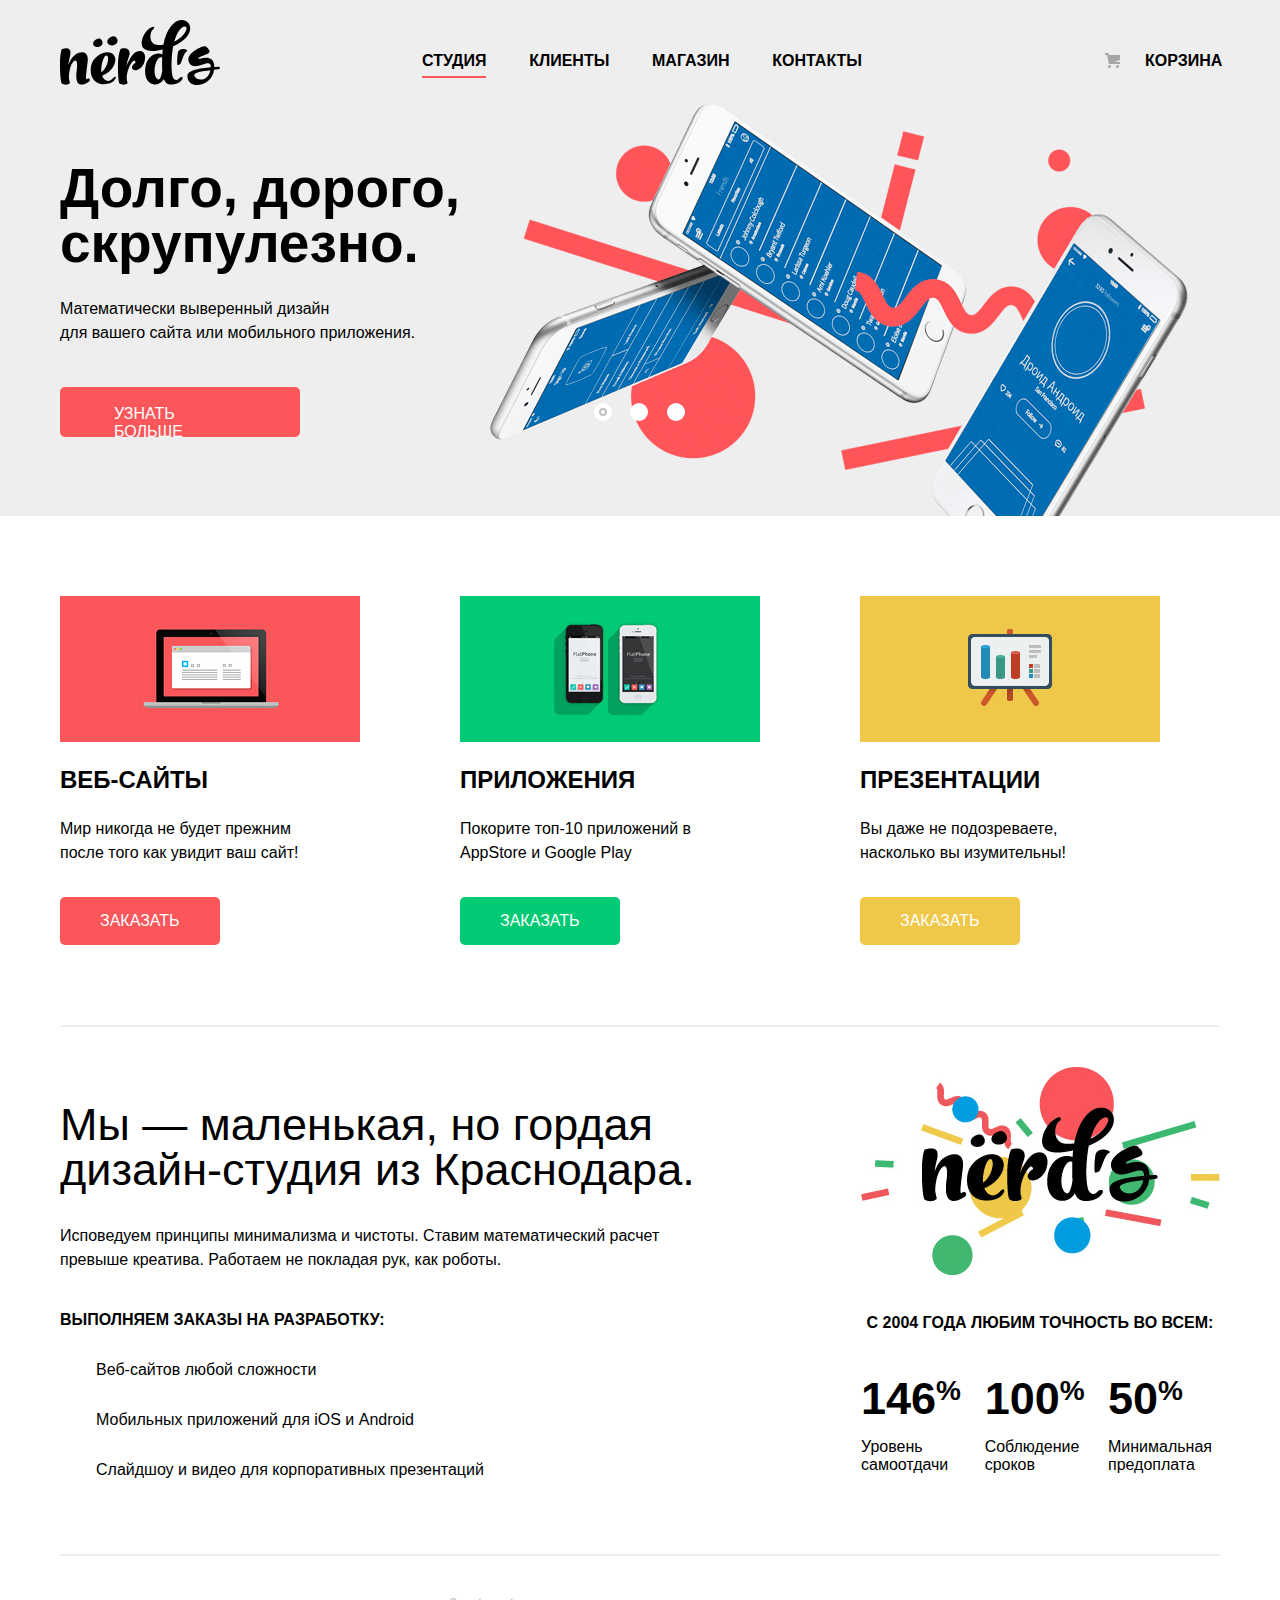
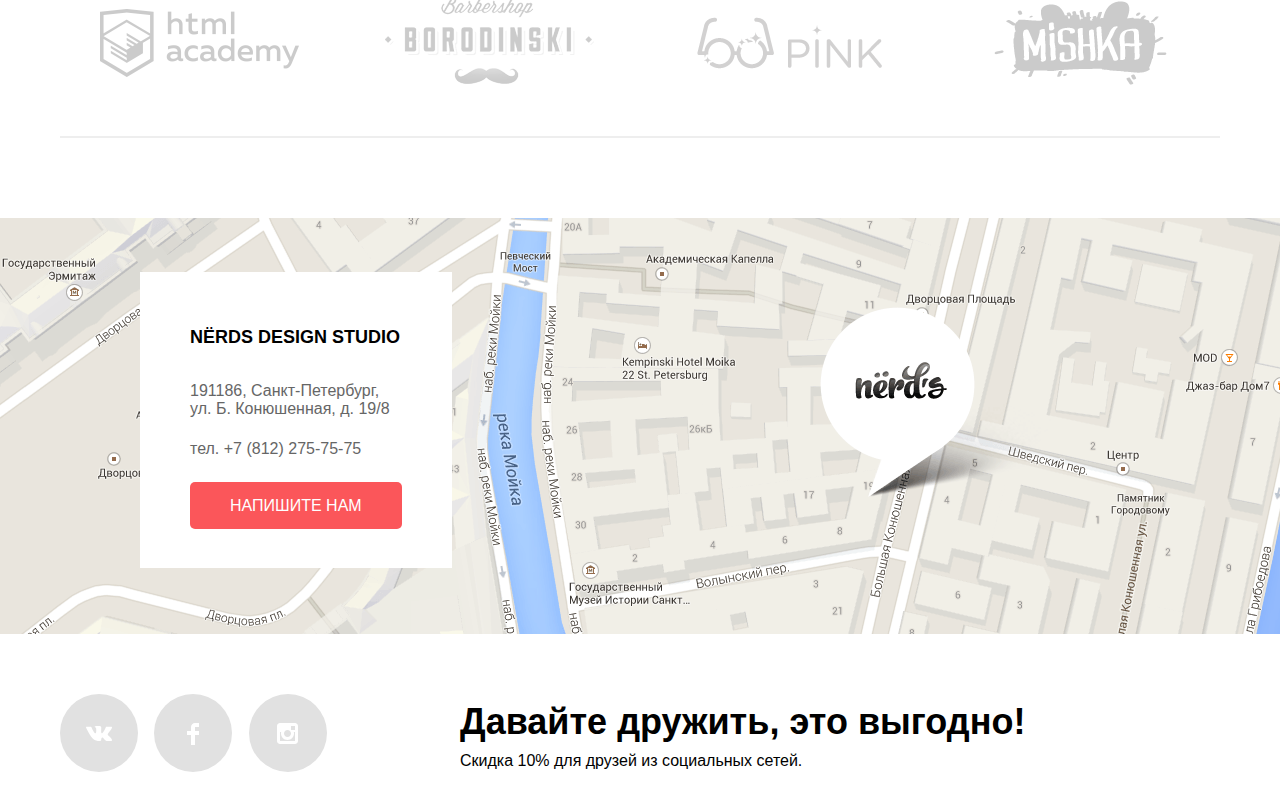
<file: index.html>
<!DOCTYPE html>
<html lang="en" dir="ltr">
  <head>
    <meta charset="utf-8">
    <title>NЁRDS DESIGN STUDIO</title>
    <link href="css/style.css" rel="stylesheet">
    <link href="css/normalize.css" rel="stylesheet">
    <link href="https://fonts.googleapis.com/css?family=Roboto:400,500,700&display=swap" rel="stylesheet">
  </head>
  <body>

    <header class="main-header">
      <div class="container">
        <nav class="site-navigation">
          <a class="main-logo">
            <img src="img/nerds-logo.svg" width="160px" height="65px" title="Nerds design studio">
          </a>
          <ul class="main-navigation">
            <li class="navigation-item navigation-current"><a>Студия</a></li>
            <li class="navigation-item"><a href="#">Клиенты</a></li>
            <li class="navigation-item"><a href="catalog.html">Магазин</a></li>
            <li class="navigation-item"><a href="#">Контакты</a></li>
          </ul>
          <ul class="user-navigation">
            <li class="user-item"><a href="#">Корзина</a></li>
          </ul>
        </nav>

      <section class="slider">
        <ul class="slider-list">
          <li class="slider-item">
            <div class="slider-item-left">
              <b>Долго, дорого, скрупулезно.</b>
              <p>Математически выверенный дизайн<br> для вашего сайта или мобильного приложения.</p>
              <a class="button button-red">Узнать больше</a>
            </div>
            <div class="slider-item-right">
              <div class="container-buttons">
                <button class="button-round"><div class="circle"></div></button>
                <button class="button-round"></button>
                <button class="button-round"></button>
              </div>
            </div>
          </li>
          <li class="slider-item">
            <div class="slider-item-left">
              <b>Любим математику как никто другой</b>
              <p>Никакого креатива, только математические формулы для расчета идеальных пропорций.</p>
              <a class="button button-red">Узнать больше</a>
            </div>
            <div class="slider-item-right">
              <button class="button-round"></button>
              <button class="button-round"><div class="circle"></div></button>
              <button class="button-round"></button>
            </div>
          </li>
          <li class="slider-item">
            <div class="slider-item-left">
              <b>Только ночь, только хардкор</b>
              <p>Работать днем, как все? Мы против этого. Ближе к полуночи работа только начинается.</p>
              <a class="button button-red">Узнать больше</a>
            </div>
            <div class="slider-item-right">
              <button class="button-round"></button>
              <button class="button-round"></button>
              <button class="button-round"><div class="circle"></div></button>
            </div>
          </li>
        </ul>
      </section>
    </div>
  </header>

  <main class="container">
    <h1 class="visually-hidden">Магазин готовых шаблонов</h1>
      <section class="service">
        <h2 class="visually-hidden">Наши сервисы</h2>
        <ul class="service-list">
          <li class="service-item">
            <p class="service-image"><img src="img/illustration-1.jpg" width="300px" height="146px"
              alt="Веб-сайты"></p>
            <h3 class="service-name">Веб-сайты</h3>
            <p class="service-description">Мир никогда не будет прежним после того как увидит ваш сайт!</p>
            <a class="button button-red">Заказать</a>
          </li>
          <li class="service-item">
            <p class="service-image"><img src="img/illustration-2.jpg" width="300px" height="146px"
              alt="Приложения"></p>
            <h3 class="service-name">Приложения</h3>
            <p class="service-description">Покорите топ-10 приложений в AppStore и Google Play</p>
            <a class="button button-green">Заказать</a>
          </li>
          <li class="service-item">
            <p class="service-image"><img src="img/illustration-3.jpg" width="300px" height="146px"
              alt="Презентации"></p>
            <h3 class="service-name">Презентации</h3>
            <p class="service-description">Вы даже не подозреваете, насколько вы изумительны!</p>
            <a class="button button-yellow">Заказать</a>
          </li>
        </ul>
      </section>

      <section class="about-us">
        <h2 class="visually-hidden">Про нас</h2>
        <div class="about-left-side">
          <p class="about-bold">Мы — маленькая, но гордая дизайн-студия из Краснодара.</p>
          <p class="about-description">Исповедуем принципы минимализма и чистоты. Ставим математический расчет
            превыше креатива. Работаем не покладая рук, как роботы.</p>
          <h3 class="about-services">Выполняем заказы на разработку:</h3>
          <ul class="about-list">
            <li>Веб-сайтов любой сложности</li>
            <li>Мобильных приложений для iOS и Android</li>
            <li>Слайдшоу и видео для корпоративных презентаций</li>
          </ul>
        </div>
        <div class="about-right-side">
          <p><img src="img/nerds-illustration.jpg" width="360px" height="208px" alt="NЁRDS DESIGN STUDIO"></p>
          <table class="about-table">
            <caption>с 2004 года Любим точность во всем:</caption>
            <tr>
              <td class="about-percent"><span>146</span><sup>%</sup></td>
              <td class="about-percent"><span>100</span><sup>%</sup></td>
              <td class="about-percent"><span>50</span><sup>%</sup></td>
            </tr>
            <tr>
              <td class="about-features">Уровень самоотдачи</td>
              <td class="about-features">Соблюдение сроков</td>
              <td class="about-features">Минимальная предоплата</td>
            </tr>
          </table>
        </div>
      </section>

      <section class="partners">
        <h2 class="visually-hidden">Наши партнеры</h2>
        <ul class="partners-list">
          <li class="partners-item">
            <span class="visually-hidden">html-academy</span>
            <a><img src="img/logo-1.png" alt="html-academy"></a>
          </li>
          <li class="partners-item">
            <span class="visually-hidden">barbershop "borodinski"</span>
            <a><img src="img/logo-2.png" alt="barbershop &lt;borodinski&rt;"></a>
          </li>
          <li class="partners-item">
            <span class="visually-hidden">pink</span>
            <a><img src="img/logo-3.png" alt="pink"></a>
          </li>
          <li class="partners-item">
            <span class="visually-hidden">mishka</span>
            <a><img src="img/logo-4.png" alt="mishka"></a>
          </li>
        </ul>
      </section>
    </main>

    <footer class="main-footer">
      <section class="contacts">
        <h2 class="visually-hidden">Наши контакты</h2>
        <div class="contacts-our">
          <h3>NЁRDS DESIGN STUDIO</h3>
          <p>191186, Санкт-Петербург,<br>
            ул. Б. Конюшенная, д. 19/8</p>
          <p>тел. +7 (812) 275-75-75</p>
          <a class="button button-red">Напишите нам</a>
        </div>
      </section>

      <section class="social">
        <div class="social-left">
          <ul class="social-buttons">
            <li class="social-button">
              <a>
                <span class="visually-hidden">вконтакте</span>
                <svg version="1.1" id="Layer_1" xmlns="http://www.w3.org/2000/svg" xmlns:xlink="http://www.w3.org/1999/xlink" x="0px" y="0px"
  	 width="26px" height="15px" viewBox="0 0 26 15" enable-background="new 0 0 26 15" xml:space="preserve">
  <path fill="#FFFFFF" d="M16.138,11.51c0.956-0.309,2.18,2.04,3.483,2.939c0.978,0.681,1.727,0.534,1.727,0.534l3.473-0.05
  	c0,0,1.815-0.112,0.957-1.554c-0.071-0.12-0.503-1.069-2.585-3.022c-2.177-2.043-1.882-1.712,0.739-5.244
  	c1.597-2.153,2.236-3.468,2.036-4.028c-0.192-0.539-1.365-0.399-1.365-0.399L20.69,0.713c-0.381,0.001-0.704,0.119-0.851,0.515
  	c-0.003,0.004-0.621,1.666-1.445,3.079c-1.741,2.989-2.436,3.148-2.724,2.961c-0.661-0.433-0.494-1.737-0.494-2.664
  	c0-2.897,0.432-4.105-0.846-4.417c-0.427-0.104-0.739-0.172-1.828-0.182c-1.392-0.021-2.574,0-3.244,0.329
  	c-0.445,0.223-0.786,0.712-0.579,0.74c0.26,0.035,0.843,0.16,1.155,0.586c0.401,0.552,0.389,1.789,0.389,1.789
  	s0.229,3.411-0.54,3.834c-0.528,0.29-1.25-0.302-2.803-3.016C6.087,2.879,5.488,1.345,5.488,1.345S5.372,1.06,5.162,0.904
  	C4.912,0.719,4.562,0.66,4.562,0.66L0.848,0.684c0,0-0.558,0.016-0.763,0.262C-0.097,1.164,0.07,1.614,0.07,1.614
  	s2.909,6.881,6.203,10.347c3.02,3.182,6.452,2.971,6.452,2.971h1.555c0,0,0.469-0.054,0.709-0.312
  	c0.224-0.24,0.214-0.691,0.214-0.691S15.172,11.82,16.138,11.51z"/>
  </svg>
              </a>
            </li>
            <li class="social-button">
              <a>
                <span class="visually-hidden">фейсбук</span>
                <svg version="1.1" id="Layer_2" xmlns="http://www.w3.org/2000/svg" xmlns:xlink="http://www.w3.org/1999/xlink" x="0px" y="0px"
	 width="12px" height="22px" viewBox="0 0 12 22" enable-background="new 0 0 12 22" xml:space="preserve">
<path fill="#FFFFFF" d="M12,4V0H8C5.791,0,4,1.791,4,4v4H0v4h4v10h4V12h4V8H8V4H12z"/>
</svg>
              </a>
            </li>
            <li class="social-button">
              <a>
                <span class="visually-hidden">инстаграмм</span>
                <svg version="1.1" id="Layer_1" xmlns="http://www.w3.org/2000/svg" xmlns:xlink="http://www.w3.org/1999/xlink" x="0px" y="0px"
	 width="21px" height="21px" viewBox="0 0 21 21" enable-background="new 0 0 21 21" xml:space="preserve">
<path fill="#FFFFFF" d="M18,0H3C1.35,0,0,1.35,0,3v15c0,1.65,1.35,3,3,3h15c1.65,0,3-1.35,3-3V3C21,1.35,19.65,0,18,0z M10.5,7
	c1.93,0,3.5,1.57,3.5,3.5S12.43,14,10.5,14S7,12.43,7,10.5S8.57,7,10.5,7z M18,18H3V9h1.181C4.067,9.482,4,9.983,4,10.5
	c0,3.59,2.91,6.5,6.5,6.5s6.5-2.91,6.5-6.5c0-0.517-0.066-1.018-0.181-1.5H18V18z M18,7h-4V3h4V7z"/>
</svg>
              </a>
            </li>
          </ul>
        </div>
        <div class="social-right">
          <b>Давайте дружить, это выгодно!</b>
          <p>Скидка 10% для друзей из социальных сетей.</p>
        </div>
      </section>
    </footer>

    <section class="modal write-us">
      <form class="write-form" action="http://echo.htmlacademy.ru" method="post">
        <h2 class="visually-hidden">Обратная связь</h2>
        <h3>Напишите нам</h3>
        <div class="write-us-wrapper">
          <div class="half-width">
            <label for="name-id">Ваше имя:</label>
            <input type="text" id="name-id" name="your_name" placeholder="Имя Фамилия" >
          </div>
          <div class="half-width">
            <label for="email">Ваш e-mail:</label>
            <input type="email" id="email" name="your_email" placeholder="email@example.com" >
          </div>
        </div>
        <label for="about">Текст письма:</label>
        <textarea id="about" name="about_you" rows="5" placeholder="В свободной форме" ></textarea><br>
        <button type="submit" class="button button-red">Отправить</button>
    </form>
    <button class="button-close"><span class="visually-hidden">Закрыть</span></button>
    </section>
    <div class="modal-overlay"></div>
    <script src="js/script.js"></script>
  </body>
</html>
</file>
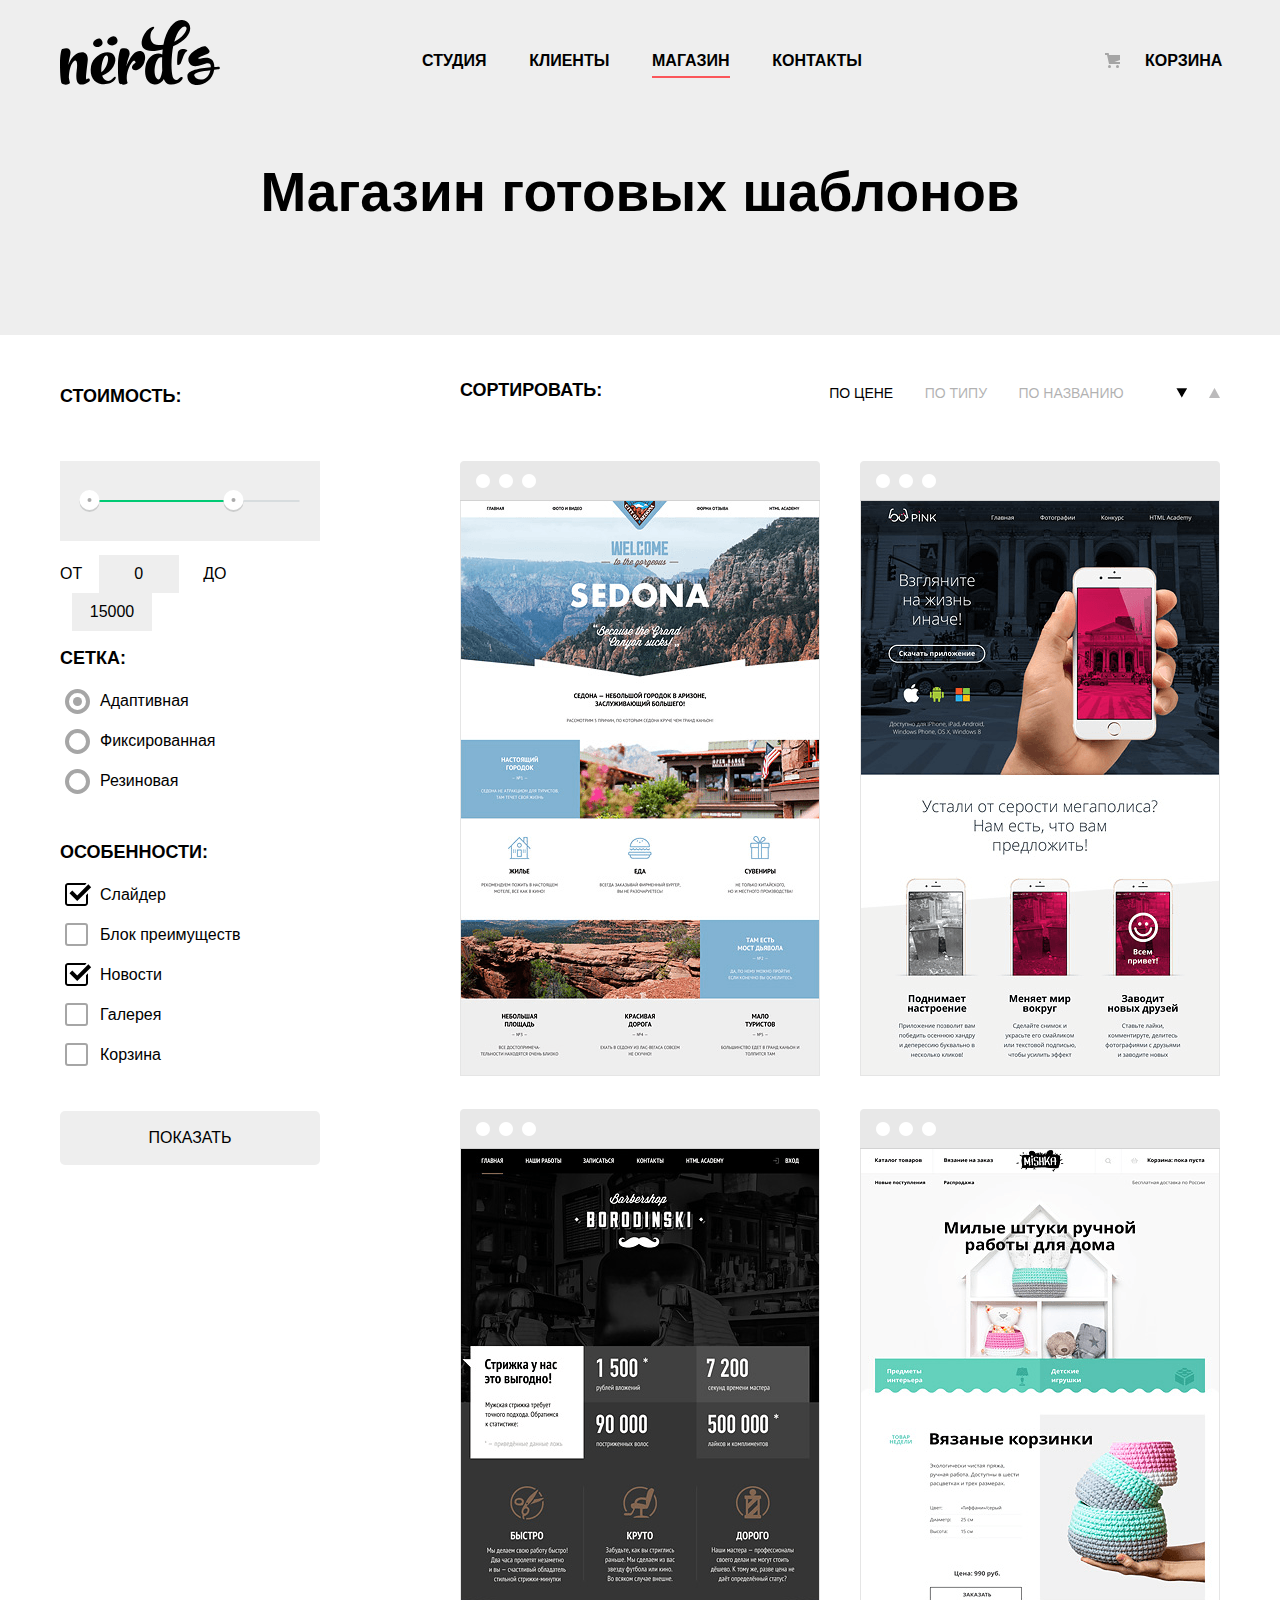
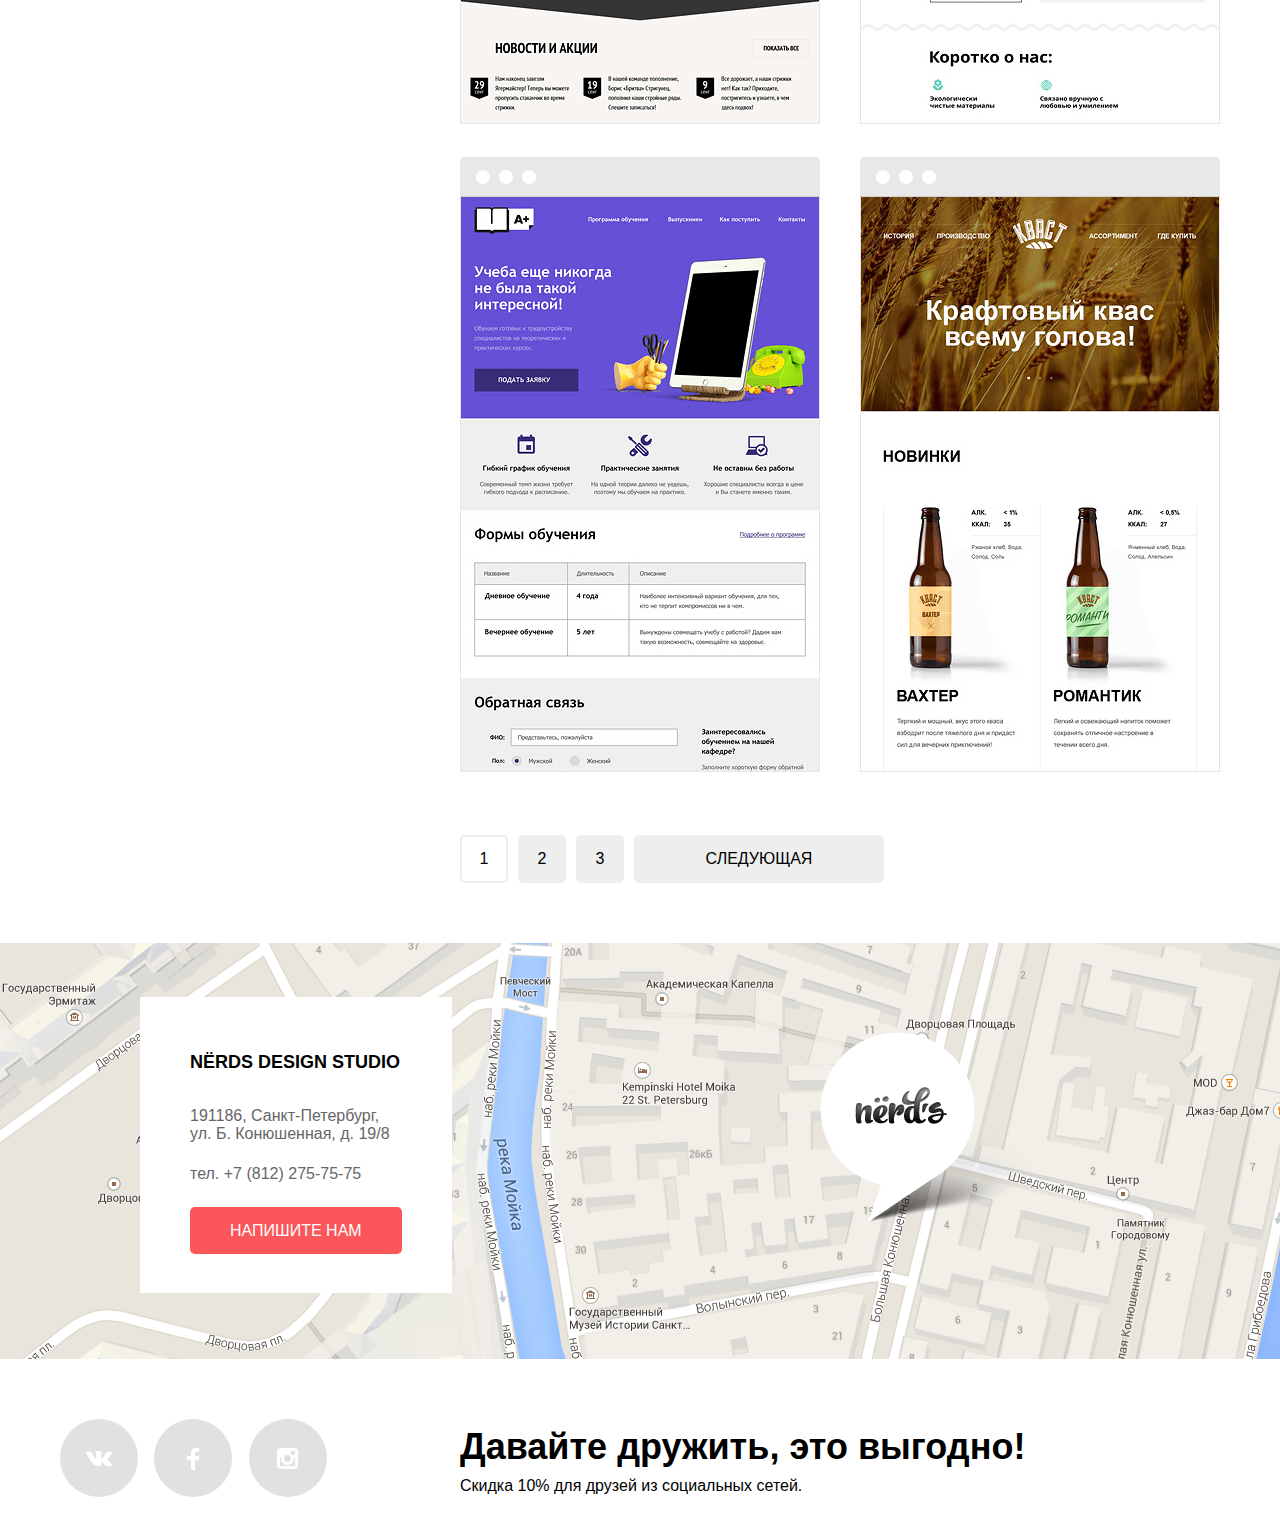
<file: catalog.html>
<!DOCTYPE html>
<html lang="en" dir="ltr">
  <head>
    <meta charset="utf-8">
    <title>NЁRDS SHOP</title>
    <link href="css/style.css" rel="stylesheet">
    <link href="css/normalize.css" rel="stylesheet">
    <link href="https://fonts.googleapis.com/css?family=Roboto:400,500,700&display=swap" rel="stylesheet">
  </head>
  <body>
    <header class="main-header inner-page">
      <div class="container">
        <nav class="site-navigation">
          <a class="main-logo" href="index.html">
            <img src="img/nerds-logo.svg" title="Nerds design studio">
          </a>
          <ul class="main-navigation">
            <li class="navigation-item"><a href="index.html">Студия</a></li>
            <li class="navigation-item"><a href="#">Клиенты</a></li>
            <li class="navigation-item navigation-current"><a>Магазин</a></li>
            <li class="navigation-item"><a href="#">Контакты</a></li>
          </ul>
          <ul class="user-navigation">
            <li class="user-item"><a href="#">Корзина</a></li>
          </ul>
        </nav>
        <h1 class="main-name">Магазин готовых шаблонов</h1>
      </div>
    </header>

    <main class="inner-page container">
      <section class="filter">
        <h2 class="visually-hidden">Фильтр</h2>
        <form action="http://echo.htmlacademy.ru" method="post">
          <fieldset class="filter-field filter-cost">
            <legend>Стоимость:</legend>
            <div class="range-controls">
    							<div class="scale">
    								<div class="bar">
                      <div class="range-toggle range-toggle-min"></div>
        							<div class="range-toggle range-toggle-max"></div>
                    </div>
    							</div>

    				</div>
            <div class="range-controls-output">
              <label for="from">От</label>
              <output id="from" name="out-from">0</output>
              <label for="to">До</label>
              <output id="to" name="out-to">15000</output>
            </div>
          </fieldset>
          <fieldset class="filter-field filter-grid">
            <legend>Сетка:</legend>
            <ul>
              <li class="filter-option">
                <input type="radio" class="visually-hidden" id="adapted" name="grid" value="adapted" checked>
                <label for="adapted">Адаптивная</label>
              </li>
              <li class="filter-option">
                <input type="radio" class="visually-hidden" id="fixed" name="grid" value="fixed">
                <label for="fixed">Фиксированная</label>
              </li>
              <li class="filter-option">
                <input type="radio" class="visually-hidden" id="rubber" name="grid" value="rubber">
                <label for="rubber">Резиновая</label>
              </li>
          </ul>
          </fieldset>
          <fieldset class="filter-field filter-features">
            <legend>Особенности:</legend>
            <ul>
              <li class="filter-option">
                <input type="checkbox" id="id_slider" name="slider" class="visually-hidden" checked>
                <label for="id_slider">Слайдер</label>
              </li>
              <li class="filter-option">
                <input type="checkbox" id="id_features" name="features" class="visually-hidden">
                <label for="id_features">Блок преимуществ</label>
              </li>
              <li class="filter-option">
                <input type="checkbox" id="id_news" name="news" class="visually-hidden" checked>
                <label for="id_news">Новости</label>
              </li>
              <li class="filter-option">
                <input type="checkbox" id="id_gallery" name="gallery" class="visually-hidden">
                <label for="id_gallery">Галерея</label>
              </li>
              <li class="filter-option">
                <input type="checkbox" id="id_cart" name="cart" class="visually-hidden">
                <label for="id_cart">Корзина</label>
              </li>
            </ul>
          </fieldset>
          <button class="submit button button-grey">Показать</button>
        </form>
      </section>

      <section class="templates">
        <div class="templates-sort">
          <h3 class="sort-list">Сортировать:</h3>
          <div class="right-side">
            <a class="sort-button sort-current">По цене</a>
            <a class="sort-button" href="#">По типу</a>
            <a class="sort-button" href="#">По названию</a>
            <a class="sort-button sort-current down-arrow">
              <span class="visually-hidden">вниз</span>
              <img src="img/2/icon-down-dir.png" alt="вниз">
            </a>
            <a class="sort-button up-arrow">
              <span class="visually-hidden">вверх</span>
              <img src="img/2/icon-up-dir.png" alt="вверх">
            </a>
          </div>
        </div>

        <ul class="templates-list">
          <li class="templates-item">
            <img src="img/2/browser.png" alt="Sedona">
            <img src="img/2/img-sedona.png" alt="Sedona">
            <div class="info">
              <h3>Sedona</h3>
              <p>Информационный сайт<br> для туристов</p>
              <a class="button button-red" type="button">9 900 руб.</a>
            </div>
          </li>
          <li class="templates-item">
            <img src="img/2/browser.png" alt="Pink app">
            <img src="img/2/img-pink.png" alt="Pink app">
            <div class="info">
              <h3>Pink app</h3>
              <p>Продуктовый лендинг<br> приложения для iOS и Android</p>
              <a class="button button-red" type="button">9 900 руб.</a>
            </div>
          </li>
          <li class="templates-item">
            <img src="img/2/browser.png" alt="Barbershop">
            <img src="img/2/img-barbershop.png" alt="Barbershop">
            <div class="info">
              <h3>Barbershop</h3>
              <p>Сайт салоны красоты.<br> Для мужчин, да.</p>
              <a class="button button-red" type="button">9 900 руб.</a>
            </div>
          </li>
          <li class="templates-item">
            <img src="img/2/browser.png" alt="Mishka">
            <img src="img/2/img-mishka.png" alt="Mishka">
            <div class="info">
              <h3>Mishka</h3>
              <p>Интернет-магазин<br> вязаных игрушек</p>
              <a class="button button-red" type="button">9 900 руб.</a>
            </div>
          </li>
          <li class="templates-item">
            <img src="img/2/browser.png" alt="A plus">
            <img src="img/2/img-aplus.png" alt="A plus">
            <div class="info">
              <h3>A plus</h3>
              <p>Лендинг курсов<br> повышения квалификации</p>
              <a class="button button-red" type="button">9 900 руб.</a>
            </div>
          </li>
          <li class="templates-item">
            <img src="img/2/browser.png" alt="Кваст">
            <img src="img/2/img-kvast.png" alt="Кваст">
            <div class="info">
              <h3>Кваст</h3>
              <p>Промо-сайт производителя<br> крафтового кваса</p>
              <a class="button button-red" type="button">9 900 руб.</a>
            </div>
          </li>
        </ul>

        <div class="templates-pages">
          <ul class="pages-list">
            <li class="pages-item pages-current"><a>1</a></li>
            <li class="pages-item"><a href="#">2</a></li>
            <li class="pages-item"><a href="#">3</a></li>
            <li class="pages-item pages-next"><a href="#">Следующая</a></li>
          </ul>
        </div>
      </section>
    </main>

    <footer class="main-footer">
      <section class="contacts">
        <h2 class="visually-hidden">Наши контакты</h2>
        <div class="contacts-our">
          <h3>NЁRDS DESIGN STUDIO</h3>
          <p>191186, Санкт-Петербург,<br>
            ул. Б. Конюшенная, д. 19/8</p>
          <p>тел. +7 (812) 275-75-75</p>
          <a class="button button-red">Напишите нам</a>
        </div>
      </section>

      <section class="social">
        <div class="social-left">
          <ul class="social-buttons">
            <li class="social-button">
              <a>
                <span class="visually-hidden">вконтакте</span>
                <svg version="1.1" id="Layer_1" xmlns="http://www.w3.org/2000/svg" xmlns:xlink="http://www.w3.org/1999/xlink" x="0px" y="0px"
  	 width="26px" height="15px" viewBox="0 0 26 15" enable-background="new 0 0 26 15" xml:space="preserve">
  <path fill="#FFFFFF" d="M16.138,11.51c0.956-0.309,2.18,2.04,3.483,2.939c0.978,0.681,1.727,0.534,1.727,0.534l3.473-0.05
  	c0,0,1.815-0.112,0.957-1.554c-0.071-0.12-0.503-1.069-2.585-3.022c-2.177-2.043-1.882-1.712,0.739-5.244
  	c1.597-2.153,2.236-3.468,2.036-4.028c-0.192-0.539-1.365-0.399-1.365-0.399L20.69,0.713c-0.381,0.001-0.704,0.119-0.851,0.515
  	c-0.003,0.004-0.621,1.666-1.445,3.079c-1.741,2.989-2.436,3.148-2.724,2.961c-0.661-0.433-0.494-1.737-0.494-2.664
  	c0-2.897,0.432-4.105-0.846-4.417c-0.427-0.104-0.739-0.172-1.828-0.182c-1.392-0.021-2.574,0-3.244,0.329
  	c-0.445,0.223-0.786,0.712-0.579,0.74c0.26,0.035,0.843,0.16,1.155,0.586c0.401,0.552,0.389,1.789,0.389,1.789
  	s0.229,3.411-0.54,3.834c-0.528,0.29-1.25-0.302-2.803-3.016C6.087,2.879,5.488,1.345,5.488,1.345S5.372,1.06,5.162,0.904
  	C4.912,0.719,4.562,0.66,4.562,0.66L0.848,0.684c0,0-0.558,0.016-0.763,0.262C-0.097,1.164,0.07,1.614,0.07,1.614
  	s2.909,6.881,6.203,10.347c3.02,3.182,6.452,2.971,6.452,2.971h1.555c0,0,0.469-0.054,0.709-0.312
  	c0.224-0.24,0.214-0.691,0.214-0.691S15.172,11.82,16.138,11.51z"/>
  </svg>
              </a>
            </li>
            <li class="social-button">
              <a>
                <span class="visually-hidden">фейсбук</span>
                <svg version="1.1" id="Layer_2" xmlns="http://www.w3.org/2000/svg" xmlns:xlink="http://www.w3.org/1999/xlink" x="0px" y="0px"
	 width="12px" height="22px" viewBox="0 0 12 22" enable-background="new 0 0 12 22" xml:space="preserve">
<path fill="#FFFFFF" d="M12,4V0H8C5.791,0,4,1.791,4,4v4H0v4h4v10h4V12h4V8H8V4H12z"/>
</svg>
              </a>
            </li>
            <li class="social-button">
              <a>
                <span class="visually-hidden">инстаграмм</span>
                <svg version="1.1" id="Layer_1" xmlns="http://www.w3.org/2000/svg" xmlns:xlink="http://www.w3.org/1999/xlink" x="0px" y="0px"
	 width="21px" height="21px" viewBox="0 0 21 21" enable-background="new 0 0 21 21" xml:space="preserve">
<path fill="#FFFFFF" d="M18,0H3C1.35,0,0,1.35,0,3v15c0,1.65,1.35,3,3,3h15c1.65,0,3-1.35,3-3V3C21,1.35,19.65,0,18,0z M10.5,7
	c1.93,0,3.5,1.57,3.5,3.5S12.43,14,10.5,14S7,12.43,7,10.5S8.57,7,10.5,7z M18,18H3V9h1.181C4.067,9.482,4,9.983,4,10.5
	c0,3.59,2.91,6.5,6.5,6.5s6.5-2.91,6.5-6.5c0-0.517-0.066-1.018-0.181-1.5H18V18z M18,7h-4V3h4V7z"/>
</svg>
              </a>
            </li>
          </ul>
        </div>
        <div class="social-right">
          <b>Давайте дружить, это выгодно!</b>
          <p>Скидка 10% для друзей из социальных сетей.</p>
        </div>
      </section>
    </footer>

    <section class="modal write-us">
      <form class="write-form" action="http://echo.htmlacademy.ru" method="post">
        <h2 class="visually-hidden">Обратная связь</h2>
        <h3>Напишите нам</h3>
        <div class="write-us-wrapper">
          <div class="half-width">
            <label for="name-id">Ваше имя:</label>
            <input type="text" id="name-id" name="your_name" placeholder="Имя Фамилия">
          </div>
          <div class="half-width">
            <label for="email">Ваш e-mail:</label>
            <input type="email" id="email" name="your_email" placeholder="email@example.com">
          </div>
        </div>
        <label for="about">Текст письма:</label>
        <textarea id="about" name="about_you" rows="5" placeholder="В свободной форме"></textarea><br>
        <button type="submit" class="button button-red">Отправить</button>
    </form>
    <button class="button-close"><span class="visually-hidden">Закрыть</span></button>
    </section>
    <div class="modal-overlay"></div>

  </body>
</html>
</file>
<file: css/style.css>
body {
  padding: 0;
  margin: 0;

  background-color: #ffffff;
  color: #000000;
  font-family: "Roboto regular", sans-serif;
  font-size: 16px;
  line-height: 24px;
  font-weight: normal;
}
a {
  text-decoration: none;
  text-transform: uppercase;
}
img {
  max-width: 100%;
}
.visually-hidden {
  position: absolute;
  width: 1px;
  height: 1px;
  margin: -1px;
  border: 0;
  padding: 0;
  clip: rect(0,0,0,0);
  overflow: hidden;
}
h1.main-name {
  font-size: 55px;
  line-height: 55px;
  font-weight: 600;
  margin: 0;
  padding: 0;
  padding-bottom: 115px;
  text-align: center;
}
.slider-item:first-child .slider-item-right {
  width: 698px;
  height: 413px;
  background-image: url("../img/slide1.png");
  background-repeat: no-repeat;
  background-position: center;
}
.slider-item:nth-child(2) .slider-item-right {
  width: 698px;
  height: 413px;
  background-image: url("../img/slide2.png");
  background-repeat: no-repeat;
  background-position: center;
}
.slider-item:last-child .slider-item-right {
  width: 698px;
  height: 413px;
  background-image: url("../img/slide3.png");
  background-repeat: no-repeat;
  background-position: center;
}
.slider-item-right {
  position: relative;
}
.slider-item-right .container-buttons {
    position: absolute;
    top: 300px;
    left: 106px;
    width: 90px;
    height: 18px;
    margin: 0;
    padding: 0;

}
.slider-item-right .button-round {
  position: relative;
  width: 18px;
  height: 18px;
  background-color: white;
  padding: 0;
  margin: 0;
  margin-right: 16px;
  margin-left: -2px;
  border-radius: 50%;
  border-style: none;
}
.slider-item-right .circle {
  position: absolute;
  top: 5px;
  left: 5px;
  box-sizing: border-box;
  width: 8px;
  height: 8px;
  background-color: transparent;
  border: 2px solid #c1c1c1;
  border-radius: 50%;
}
.slider-item-right .button-round:last-child {
  margin-right: 0;
}
.contacts {
  margin: 0 auto;
  width: 1440px;
  height: 416px;
  background-image: url("../img/contacts.png");
  background-repeat: no-repeat;
  background-position: center;
  margin-bottom: 60px;
}
.contacts-our {
  display: inline-block;
  background-color: #fff;
  color: #000;
  padding: 50px;
  margin-left: 140px;
  margin-top: 54px;
}
.contacts-our h3 {
  font-size: 18px;
  line-height: 30px;
  font-weight: bold;
  margin: 0;
  padding: 0;
  margin-bottom: 30px;
}
.contacts-our p {
  font-size: 16px;
  line-height: 18px;
  color: #666;
}
.contacts-our p:first-of-type {
  margin-bottom: 22px;
}
.contacts-our p:last-of-type {
  margin-bottom: 36px;
}
.main-header {
  background-color: #eee;
  color: #000;
  margin-bottom: 80px;
}
.main-header.inner-page {
  margin-bottom: 46px;
}
.container {
  width: 1160px;
  margin: auto;
}
.site-navigation {
  padding-top: 20px;
  margin-bottom: 18px;
}
.inner-page .site-navigation {
  margin-bottom: 80px;
}
.main-header .main-navigation,
.main-header .user-navigation {
  margin: 0;
  padding: 0;
  padding-top: 26px;
}
.site-navigation img:hover {
  opacity: 80%;
  cursor: pointer;
}
.site-navigation img:active {
  opacity: 30%;
}
.site-navigation a {
  font-weight: 600;
  font-size: 16px;
  line-height: 30px;
  color: #000;
}
.main-logo {
  height: 65px;
  width: 160px;
  margin-right: 202px;
}
.main-navigation a:hover,
.user-navigation a:hover {
  color: #fb565a;
}
.main-navigation a:active,
.user-navigation a:active {
  color: #000;
  opacity: 30%;
}
.user-navigation li {
  position: relative;
  padding-left: 40px;
}
.user-navigation li::before {
  content: "";
  position: absolute;
  top: 7px;
  left: 0;
  width: 15px;
  height: 15px;
  background: url("../img/cart-icon.svg") no-repeat center center;
  opacity: 0.3;
}
.main-navigation, .user-navigation {
  list-style: none;
}
.site-navigation .navigation-current {
  border-bottom: 2px solid #fb565a;
}
.slider {
  background-color: #eee;
  color: #000;
}
.slider .slider-list {
  list-style: none;
  padding: 0;
  margin: 0;
}
.slider-item-left {
  display: flex;
  flex-direction: column;
  align-items: flex-start;
}
.slider-item-left b {
  font-size: 55px;
  line-height: 55px;
  margin-top: 58px;
  margin-bottom: 26px;
}
.slider-item-left p {
  margin: 0;
  padding: 0;
  font-size: 16px;
  line-height: 24px;
  margin-bottom: 42px;
}
.slider-item-left .button {
  display: inline-block;
  box-sizing: border-box;
  padding: 18px 54px;
  width: 240px;
  height: 50px;
}
.inner-page {
  display: flex;
}

.service {
  border-bottom: 2px solid #eee;
  margin-bottom: 40px;
}
.service .service-list {
  list-style: none;
  margin-bottom: 80px;
}
.service-item .service-image {
  margin: 0;
  padding: 0;
  width: 300px;
  height: 146px;
  margin-bottom: 23px;
}
.service-name {
  padding: 0;
  margin: 0;
  margin-bottom: 22px;
  font-size: 24px;
  line-height: 30px;
  text-transform: uppercase;
}
.service-item .service-description {
  width: 260px;
  font-size: 16px;
  line-height: 24px;
  margin: 0;
  margin-bottom: 32px;
}
/* .service-item .button {
  margin-bottom: 90px;
}  */
.about-left-side .about-bold {
  font-size: 45px;
  line-height: 45px;
  margin-block-start: 35px;
  margin-bottom: 32px;
}
.about-left-side .about-description {
  margin-bottom: 36px;
}
.about-left-side .about-services {
  text-transform: uppercase;
  font-size: 16px;
  line-height: 24px;
  font-weight: bold;
  margin: 0;
  margin-bottom: 26px;
}
.about-left-side .about-list {
  list-style: none;
  padding-left: 36px;
  margin-bottom: 72px;
}
.about-list li {
  margin-bottom: 26px;
}
.about-us {
  border-bottom: 2px solid #eee;
  display: flex;
  justify-content: space-between;
}
.about-left-side {
  width: 660px;
  /* margin-inline-start: 40px; */
}
.about-right-side {
  width: 360px;
}
.about-right-side p {
  margin: 0;
  padding: 0;
  width: 360px;
  height: 208px;
  margin-bottom: 36px;
}
.about-table {
 border-collapse: collapse;
}
.about-right-side caption {
  font-weight: bold;
  text-transform: uppercase;
  margin-bottom: 40px;
}
.about-percent {
  font-size: 45px;
  line-height: 45px;
  font-weight: bold;
  padding-right: 20px;

}
.about-percent sup {
  font-size: 28px;
}
.about-features {
  padding-top: 16px;
}
.about-table tr:first-child {
  margin-bottom: 26px;
}
.about-table tr:last-child {
  font-size: 16px;
  line-height: 18px;
}
.partners {
  border-bottom: 2px solid #eee;
  margin-bottom: 80px;
}
.partners .partners-list {
  list-style: none;
  display: flex;
  justify-content: space-between;
  margin: 0;
  padding: 0;
}
.partners-list .partners-item:first-child {
  width: 278px;
  height: 180px;
}
.partners-list .partners-item:last-child {
  width: 280px;
  height: 180px;
}
.partners-list .partners-item:nth-child(2),
.partners-list .partners-item:nth-child(3) {
  width: 298px;
  height: 180px;
}
.partners-item {
  display: flex;
  align-items: center;
  justify-content: center;
}
.partners-item a {
  cursor: pointer;
  opacity: 20%;
  display: inline-block;
}
.partners-item a:hover {
  opacity: 100%;
}
.partners-item a:active {
  opacity: 10%;
}
a.button {
  font-size: 16px;
  line-height: 18px;
  padding: 0;
  padding: 15px 40px;
  cursor: pointer;
  border: none;
}
.button {
  border-radius: 5px;
}
.button-red {
    color: #fff;
    background-color: #fb565a;
}
.button-red:hover {
  background-color: #e74246;
}
.button-red:active {
  background-color: #d7373b;
  color: #dd5357;
  box-shadow: inset 0 3px 0 0 #c13135;
}
.button-green {
  color: #fff;
  background-color: #00ca74;
}
.button-green:hover {
  background-color: #00bc6c;
}
.button-green:active {
  background-color: #00aa62;
  color: #4dc491;
  box-shadow: inset 0 3px 0 0 #009958;
}
.button-yellow {
  color: #fff;
  background-color: #efc849;
}
.button-yellow:hover {
  background-color: #eab534;
}
.button-yellow:active {
  background-color: #e5a722;
  color: #ebba53;
  box-shadow: inset 0 3px 0 0 #ce961f;
}
.social {
  margin: 0 auto;
  width: 1160px;
  height: 100px;
  display: flex;
}
.social-left {
  width: 316px;
  height: 78px;
  margin-right: 84px;
  align-self: flex-start;
}
.social-buttons {
  list-style: none;
  margin: 0;
  padding: 0;
}
.social-buttons li {
  display: inline-block;
  background-color: #e1e1e1;
  width: 78px;
  height: 78px;
  border-radius: 50%;
  margin-right: 12px;
}
.social-button a {
  display: inline-block;
  text-align: center;
  width: 78px;
  height: 78px;
  cursor: pointer;
  line-height: 78px;
}
/* .social-button table {
  width: 100%;
  height: 100%;
}
.social-button td {
  vertical-align: middle;
  text-align: center;
} */
.social-button svg {
  display: inline-block;
  line-height: 24px;
  vertical-align: middle;
  /* position: absolute;
  top: 50%;
  left: 50%;
  transform: translate(-50%,-50%); */
}
.social-button:hover {
  background-color: #e74246;
}
.social-button:active {
  background-color: #d7373b;
  box-shadow: inset 0 3px 0 0 #c3373b;
}
.social-button:active path {
  fill: #e37376;
}
.social-right {
align-self: flex-start;
}
.social-right b {
  font-size: 36px;
  line-height: 56px;
  font-weight: bold;
  vertical-align: middle;
  /* margin-bottom: 32px; */
}
.social-right p {
  margin: 0;
  padding: 0;
  font-size: 16px;
  line-height: 22px;
  font-weight: normal;
}
.write-us {
  display: none;
  width: 960px;
  height: 590px;
  position: fixed;
  top: 50%;
  left: 50%;
  margin-left: -480px;
  margin-top: -290px;
  /*transform: translate(-50%, -50%);*/
  background-color: #fff;
  box-shadow: 0 5px 30px #000;
  z-index: 2;
}
.write-us-wrapper {
  display: flex;
  margin-bottom: 36px;
  flex-direction: row;
}
.write-us .half-width {
  width: 50%;
}
.half-width:nth-child(2n) {
  margin-left: 40px;
}
.write-us h3 {
  font-size: 45px;
  line-height: 45px;
  font-weight: 600;
  margin-bottom: 30px;
}
.write-form {
  width: 760px;
  box-sizing: border-box;
  margin: 0 auto;
}
.write-us label {
  display: block;
  font-size: 16px;
  line-height: 18px;
  font-weight: bold;
  margin-bottom: 12px;
}
.write-us input,
.write-us textarea {
  display: block;
  box-sizing: border-box;
  width: 100%;
  font-size: 16px;
  line-height: 18px;
  font-weight: 500;
}
.write-us input:hover,
.write-us textarea:hover {
  border-color: #b4b9bb;
}
.write-us input:active, .write-us input:focus,
.write-us textarea:active, .write-us textarea:focus {
  border-color: #000;
  color: #444;
}
.write-us input:invalid, .write-us textarea:invalid {
  border-color: #e74246;
  color: #e74246;
}
.write-us textarea {
  margin-bottom: 46px;
}
.write-us textarea {
  width: 100%;
  rows: 5;
}
.write-us input, .write-us textarea {
  padding: 15px 10px;
  border: 2px solid #d7dcde;
}
.write-us .button-red {
  font-size: 16px;
  line-height: 18px;
  font-weight: 500;
  padding: 0;
  padding: 20px 80px;
  cursor: pointer;
  text-transform: uppercase;
  border-style: none;
}
.write-us .button-close {
  position: absolute;
  right: 90px;
  top: 78px;
  width: 21px;
  height: 21px;
  background-color: transparent;
  border: none;
  cursor: pointer;
}
.button-close::before, .button-close::after {
  position: absolute;
  left: 8px;
  top: -3px;
  content: "";
  width: 5px;
  height: 27px;
  background-color: #fecccd;
}
.button-close::before {
  transform: rotate(-45deg);
}
.button-close::after {
  transform: rotate(45deg);
}
.modal-overlay {
  display: none;
  position: fixed;
  z-index: 1;
  top: 0;
  left: 0;
  width: 100%;
  height: 100%;
  background-color: rgba(0,0,0,0.5);
}
.modal-show {
	display: block;
}
.filter {
  width: 260px;
  margin-right: 140px;
}
.filter .filter-field {
  border: none;
}
.filter-field legend {
  font-size: 18px;
  line-height: 30px;
  font-weight: bold;
  text-transform: uppercase;
}
.filter-cost legend {
  padding-top: 0;
  margin-bottom: 50px;
}
.filter-cost {
  padding: 0;
  margin: 0;
  margin-bottom: 50px;
}
.range-controls {
  position: relative;
  height: 80px;
  background-color: #eee;
  margin-bottom: 14px;
}
.range-controls-output {
  height: 38px;
  text-transform: uppercase;
}
.range-controls-output output {
  display: inline-block;
  height: 100%;
  line-height: 38px;
  text-align: center;
  width: 80px;
  margin: 0;
  padding: 0;
  background-color: #eee;
  margin-left: 12px;
}
.range-controls-output output:first-of-type{
  margin-right: 20px;
}
.filter-cost .scale {
  position: absolute;
  top: 50%;
  left: 50%;
  margin-top: -1px;
  transform: translatex(-50%);
  width: 219px;
  height: 2px;
  background-color: #d7dcde;
}
.filter-cost .bar {
  display: flex;
  justify-content: space-between;
  width: 162px;
  height: 2px;
  background-color: #00ca74;
}
.filter-cost .range-toggle {
  position: relative;
  top: -10px;
  width: 20px;
  height: 20px;
  background-color: white;
  border-radius: 50%;
  box-shadow: 0 2px 0 0 #cccdcd;
}
.range-toggle-min {
  left: -1px;
}
.range-toggle-max {
  right: -1px;
}
.filter-cost .range-toggle::before {
  content: "";
  position: absolute;
  top: 50%;
  left: 50%;
  width: 4px;
  height: 4px;
  background-color: #ababab;
  border-radius: 50%;
  margin-left: -2px;
  margin-top: -2px;
}
.filter-field label {
  font-size: 16px;
  line-height: 20px;
}
.filter-field ul {
  list-style: none;
  margin-block-end: 0;
}
.filter-field .filter-option {
  margin-bottom: 16px;
}
.filter-field .filter-option:last-child {
  margin-bottom: 0;
}
.filter-grid, .filter-features {
  margin: 0;
  padding: 0;
}
.filter-grid {
  margin-bottom: 44px;
}
.filter-grid label {
  position: relative;
}
.filter-grid label::before {
  position: absolute;
  content: "";
  box-sizing: border-box;
  width: 25px;
  height: 25px;
  background-color: transparent;
  border: 4px solid #a6a6a6;
  border-radius: 50%;
  left: -35px;
  top: -3px;
}
.filter-grid input:checked + label::after {
  position: absolute;
  content: "";
  box-sizing: border-box;
  width: 9px;
  height: 9px;
  background-color: #a6a6a6;
  border-radius: 50%;
  left: -27px;
  top: 5px;
}
.filter-features {
  margin-bottom: 44px;
}
.filter-features label {
  position: relative;
}
.filter-features label::before {
  position: absolute;
  content: "";
  box-sizing: border-box;
  width: 23px;
  height: 23px;
  background-color: transparent;
  border: 2px solid #a6a6a6;
  border-radius: 3px;
  left: -35px;
  top: -3px;
}
.filter-features input:checked + label::after {
  position: absolute;
  content: "";
  width: 27px;
  height: 23px;
  background: url("../img/2/checkbox-on.svg") no-repeat center;
  left: -35px;
  top: -3px;
}
.filter-features input:checked + label::before {
  border: none;
}
.filter button.button-grey {
  width: 100%;
  padding: 18px 0;
  text-transform: uppercase;
  background-color: #eee;
  border: none;
}
.filter button.button-grey:hover {
  background-color: #dfdfdf;
}
.filter button.button-grey:active {
  background-color: #d5d5d5;
  color: #959595;
  box-shadow: inset 0 3px 0 0;
  outline: none;
}
.templates {
  width: 760px;
  display: flex;
  flex-direction: column;
}
.rite {
  display: flex;
  justify-content: space-between;
}
.templates-item {
  width: 360px;
  display: flex;
  position: relative;
  flex-direction: column;
  margin-bottom: 33px;
}
.templates-item .info {
  position: absolute;
  width: 360px;
  height: 231px;
  background-color: #eee;
  bottom: 0;
  text-align: center;
  visibility: hidden;
}
.templates-item:hover .info {
  visibility: visible;
}
.templates-item img:first-child {
  opacity: 0.12;
}
.templates-item:hover img:first-child {
  opacity: 1;
}
.templates-item:hover {
  box-shadow: 0 0 15px 6px rgba(0, 1, 1, 0.4);
}
.templates-item img:nth-child(2) {
  margin-top: -1px;
}
.templates-list {
  padding-left: 0;
  display: flex;
  flex-direction: row;
  flex-wrap: wrap;
  justify-content: space-between;
}
.templates-sort {
  display: flex;
  justify-content: space-between;
  margin-bottom: 40px;
}
.templates h3.sort-list {
  font-size: 18px;
  line-height: 18px;
  font-weight: bold;
  text-transform: uppercase;
  padding: 0;
  margin: 0;
}
.templates .sort-button {
  font-size: 14px;
  line-height: 18px;
  color: black;
  opacity: 30%;
  text-transform: uppercase;
}
.templates .sort-button:hover {
  opacity: 60%;
}
.templates .sort-button:active {
  opacity: 100%;
}
.templates a.sort-current {
  opacity: 100%;
  color: black;
}
.templates a.down-arrow,
.templates a.up-arrow {
  cursor: pointer;
}
.templates a.up-arrow {
  opacity: 30%;
}
.templates a.sort-button:first-child,
.templates a.sort-button:nth-child(2) {
  margin-right: 27px;
}
.templates a.sort-button:nth-child(3) {
  margin-right: 48px;
}
.templates a.sort-button:nth-child(4) {
  margin-right: 18px;
}
.templates .templates-list {
  list-style: none;
  margin-bottom: 30px;
}
.templates-item h3 {
  font-size: 18px;
  line-height: 30px;
  font-weight: bold;
  text-transform: uppercase;
  margin: 0;
  padding: 0;
  margin-top: 28px;
  margin-bottom: 17px;
}
.templates-item p {
  line-height: 24px;
  margin-bottom: 30px;
  margin: 0;
  padding: 0;
  margin-bottom: 29px;
}
.templates-item a.button-red {
  padding: 18px 60px;
  margin-bottom: 42px;
}
.templates-pages {
  margin-bottom: 60px;
}
.templates-pages .pages-list {
  list-style: none;
  margin: 0;
  display: flex;
  flex-direction: row;
  padding-left: 0;
}
.pages-item.pages-current a{
  background-color: #fff;
  color: #000;
}
.pages-item a {
  display: inline-block;
  width: 44px;
  height: 44px;
  text-align: center;
  line-height: 44px;
  font-size: 16px;
  font-weight: 500;
  color: #000;
  background-color: #eee;
  border: 2px solid #eee;
  border-radius: 5px;
  margin-right: 10px;
}
.pages-item a:hover {
  background-color: #dfdfdf;
  border-color: #dfdfdf;
}
.pages-item a:active {
  background-color: #d5d5d5;
  border-color: #d5d5d5;
  border-top: 2px solid #bfbfbf;
  color: #a9a9a9;
  box-shadow: inset 0 1px 0 0 #bfbfbf;
}
.pages-item.pages-next a{
  width: 246px;
  height: 44px;
}
/*==================NET========================*/
.slider-item:nth-child(2),
.slider-item:last-child {
  display: none;
}
.main-header .site-navigation {
  display: flex;
  justify-content: flex-start;
}
.main-navigation {
  display: flex;
  justify-content: space-between;
  /* margin-right: 245px; */
  align-items: flex-start;
}
.main-header .user-navigation {
  width: 115px;
  margin-left: auto;
}
.main-header .main-navigation {
  width: 440px;
}
.slider-item {
  display: flex;
  justify-content: flex-start;
}
.slider-item-left {
  width: 430px;
}
.service-list {
  display: flex;
  justify-content: flex-start;
  align-items: flex-start;

  padding: 0;
}
.service-item {
  width: 300px;
  margin-right: 100px;
  /* flex-shrink: 0; */
  /* border: 1px dotted red; */
  display: flex;
  flex-direction: column;
  align-items: flex-start;
}
@keyframes shake {
    0%, 100% {transform: translateX(0);}
    10%, 30%, 50%, 70%, 90% {transform: translateX(-10px);}
    20%, 40%, 60%, 80% {transform: translateX(10px);}
}
.modal-error {
  animation-name: shake;
  animation-duration: 0.6s;
}
</file>
